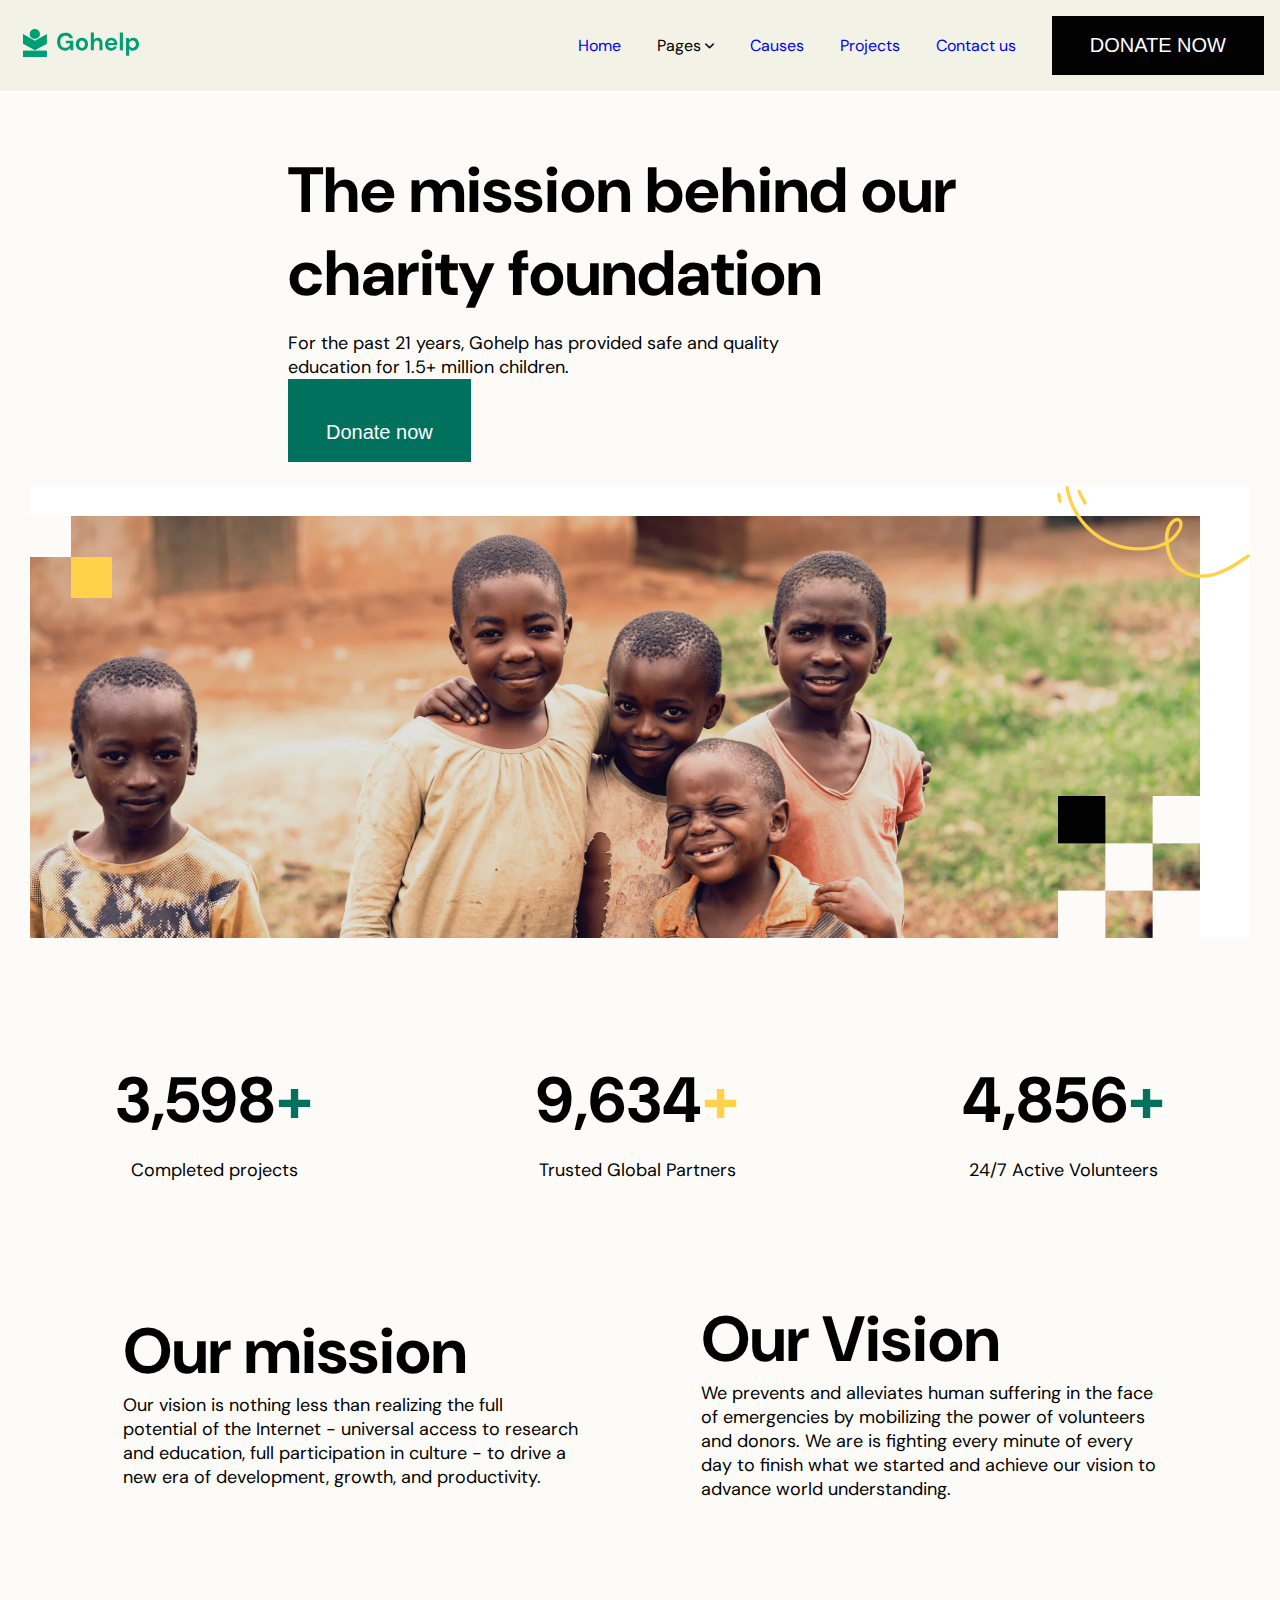
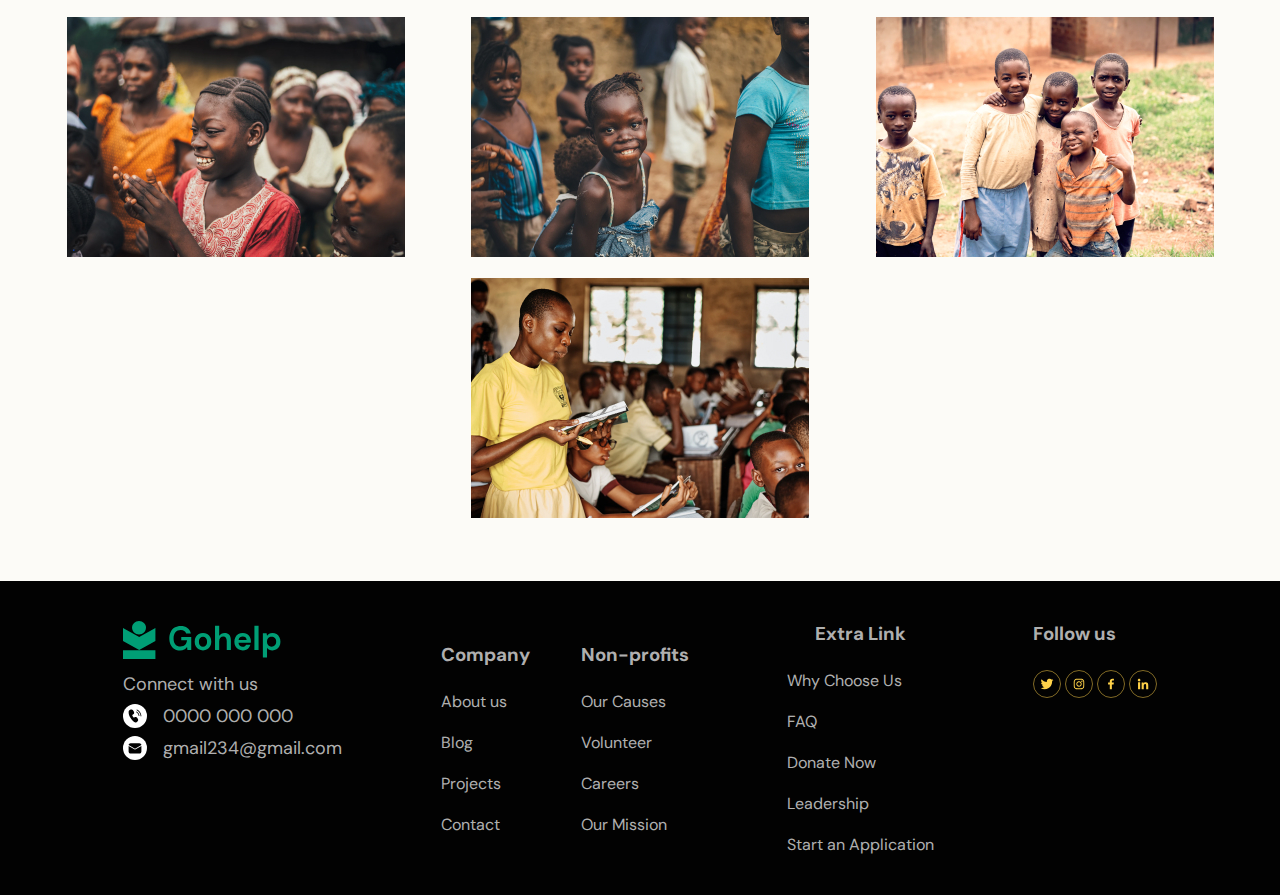
<file: about.html>
<!DOCTYPE html>
<html lang="en">
  <head>
    <meta charset="UTF-8" />
    <meta name="viewport" content="width=device-width, initial-scale=1.0" />
    <title>Gohelp</title>
  </head>
  <link
    rel="stylesheet"
    href="https://cdnjs.cloudflare.com/ajax/libs/font-awesome/6.0.0-beta3/css/all.min.css"
  />
  <link rel="stylesheet" href="scss/about.css" />
  <link rel="stylesheet" href="scss/styles.css" />
  <body>
    <header>
      <div class="header">
        <nav>
          <div>
            <a href="index.html">
              <img src="assets/mobile/icon.svg" alt="Gohelp icon" />
            </a>
          </div>
        </nav>
        <!-- SIDEBAR -->
        <div class="menu">
          <!-- Open sidebar -->
          <div id="main">
            <button>
              <img
                src="assets/mobile/Menu.svg"
                alt=""
                class="menu-button"
                id="button"
                onclick="openNav()"
              />
            </button>
          </div>
          <!-- Close sidebar -->
          <div id="mySidebar" class="sidebar">
            <div class="closebtn" onclick="closeNav()">&#128473;</div>
            <ul class="baritem">
              <li><a href="index.html">Home</a></li>
              <li class="vector">
                <span class="toggle-button" onclick="toggleListItem(this);">
                  Pages <i class="fa-solid fa-angle-down fa-xs"></i>
                </span>
                <div class="content" style="display: none">
                  <ul>
                    <li><a href="about.html">About us</a></li>
                    <li><a href="blog.html">Blog</a></li>
                    <li><a href="volunteer.html">Become a volunteer</a></li>
                    <li><a href="team.html">Team member</a></li>
                  </ul>
                </div>
              </li>
              <li><a href="causes.html">Causes</a></li>
              <li><a href="projects.html">Projects</a></li>
              <li><a href="contactUs.html">Contact us</a></li>
            </ul>
          </div>
        </div>
        <div class="desktop_nav">
          <ul id="nav_ul">
            <li><a href="index.html">Home</a></li>
            <li class="vector" id="vector">
              <span class="toggle-button" onclick="toggleListItem(this);">
                Pages <i class="fa-solid fa-angle-down fa-xs"></i>
              </span>
              <div class="content" style="display: none">
                <ul>
                  <li><a href="about.html">About us</a></li>
                  <li><a href="blog.html">Blog</a></li>
                  <li><a href="volunteer.html">Become a volunteer</a></li>
                  <li><a href="team.html">Team member</a></li>
                </ul>
              </div>
            </li>
            <li><a href="causes.html">Causes</a></li>
            <li><a href="projects.html">Projects</a></li>
            <li><a href="contactUs.html">Contact us</a></li>
            <button>DONATE NOW</button>
          </ul>
        </div>
      </div>
    </header>
    <main>
      <section class="aboutUs_1">
        <div>
          <h2>The mission behind our charity foundation</h2>
          <p>
            For the past 21 years, Gohelp has provided safe and quality
            education for 1.5+ million children.
          </p>
          <button>Donate now</button>
        </div>
        <div>
          <picture>
            <source
              class="Desktop"
              srcset="assets\desktop\about1.jpg"
              media="(min-width: 62rem)"
            />
            <img
              src="assets/mobile/about1.jpg"
              alt="A group of children posing for a picture"
            />
          </picture>
        </div>
      </section>
      <section class="aboutUs_2">
        <div>
          <h2>3,598<span>+</span></h2>
          <p>Completed projects</p>
        </div>
        <div>
          <h2>9,634<span id="mid">+</span></h2>
          <p>Trusted Global Partners</p>
        </div>
        <div>
          <h2>4,856<span>+</span></h2>
          <p>24/7 Active Volunteers</p>
        </div>
      </section>
      <section class="aboutUs_3">
        <div>
          <h2>Our mission</h2>
          <p>
            Our vision is nothing less than realizing the full potential of the
            Internet - universal access to research and education, full
            participation in culture - to drive a new era of development,
            growth, and productivity.
          </p>
        </div>
        <div>
          <h2>Our Vision</h2>
          <p>
            We prevents and alleviates human suffering in the face of
            emergencies by mobilizing the power of volunteers and donors. We are
            is fighting every minute of every day to finish what we started and
            achieve our vision to advance world understanding.
          </p>
        </div>
      </section>
      <section class="aboutUs_4">
        <picture>
          <source
            class="Desktop"
            srcset="assets/desktop/about2.jpg"
            media="(min-width: 62rem)"
          />
          <img
            src="assets/mobile/about2.jpg"
            alt="Group of girls clapping hands"
          />
        </picture>
        <picture>
          <source
            class="Desktop"
            srcset="assets/desktop/about3.jpg"
            media="(min-width: 62rem)"
          />
          <img
            src="assets/mobile/about3.jpg"
            alt="Grouo of children posing for a picture"
          />
        </picture>
        <picture>
          <source
            class="Desktop"
            srcset="assets/desktop/about4.jpg"
            media="(min-width: 62rem)"
          />
          <img src="assets/mobile/about4.jpg" alt="Boys posing for a picture" />
        </picture>
        <picture>
          <source
            class="Desktop"
            srcset="assets/desktop/about5.jpg"
            media="(min-width: 62rem)"
          />
          <img src="assets/mobile/about5.jpg" alt="Children in classroom" />
        </picture>
      </section>
    </main>
    <!-- FOOTER -->
    <footer class="footer">
      <div class="intro">
        <a href="index.html">
          <img src="assets/mobile/footerIcon.svg" alt="Gohelp icon" />
        </a>
        <p>Connect with us</p>
        <div>
          <img src="assets/mobile/phone.svg" alt="Phone icon" />
          <p>0000 000 000</p>
        </div>
        <div>
          <img src="assets/mobile/mail.svg" alt="Mail icon" />
          <p>gmail234@gmail.com</p>
        </div>
      </div>
      <div class="company">
        <div>
          <h3>Company</h3>
          <ul>
            <li><a href="about.html">About us</a></li>
            <li><a href="blog.html">Blog</a></li>
            <li><a href="projects.html">Projects</a></li>
            <li><a href="contactUs.html">Contact</a></li>
          </ul>
        </div>
        <div>
          <h3>Non-profits</h3>
          <ul>
            <li><a href="causes.html">Our Causes</a></li>
            <li><a href="volunteer.html">Volunteer</a></li>
            <li><a href="careers.html">Careers</a></li>
            <li><a href="mission.html">Our Mission</a></li>
          </ul>
        </div>
      </div>
      <div class="extra">
        <h3>Extra Link</h3>
        <ul>
          <li><a href="chooseUs.html">Why Choose Us</a></li>
          <li><a href="faq.html">FAQ</a></li>
          <li><a href="donate.html">Donate Now</a></li>
          <li><a href="leadership.html">Leadership</a></li>
          <li><a href="apply.html">Start an Application</a></li>
        </ul>
      </div>
      <div class="follow">
        <h3>Follow us</h3>
        <div>
          <a href="twitter.com"
            ><img src="assets/mobile/twitter.svg" alt="Twitter icon"
          /></a>
          <a href="instagram.com"
            ><img src="assets/mobile/instagram.svg" alt="Instagram icon"
          /></a>
          <a href="Facebook.com"
            ><img src="assets/mobile/facebook.svg" alt="Facebook icon"
          /></a>
          <a href="linkedin.com"
            ><img src="assets/mobile/linkedin.svg" alt="Linkedin icon"
          /></a>
        </div>
      </div>
    </footer>
  </body>
  <script src="script.js"></script>
</html>
</file>
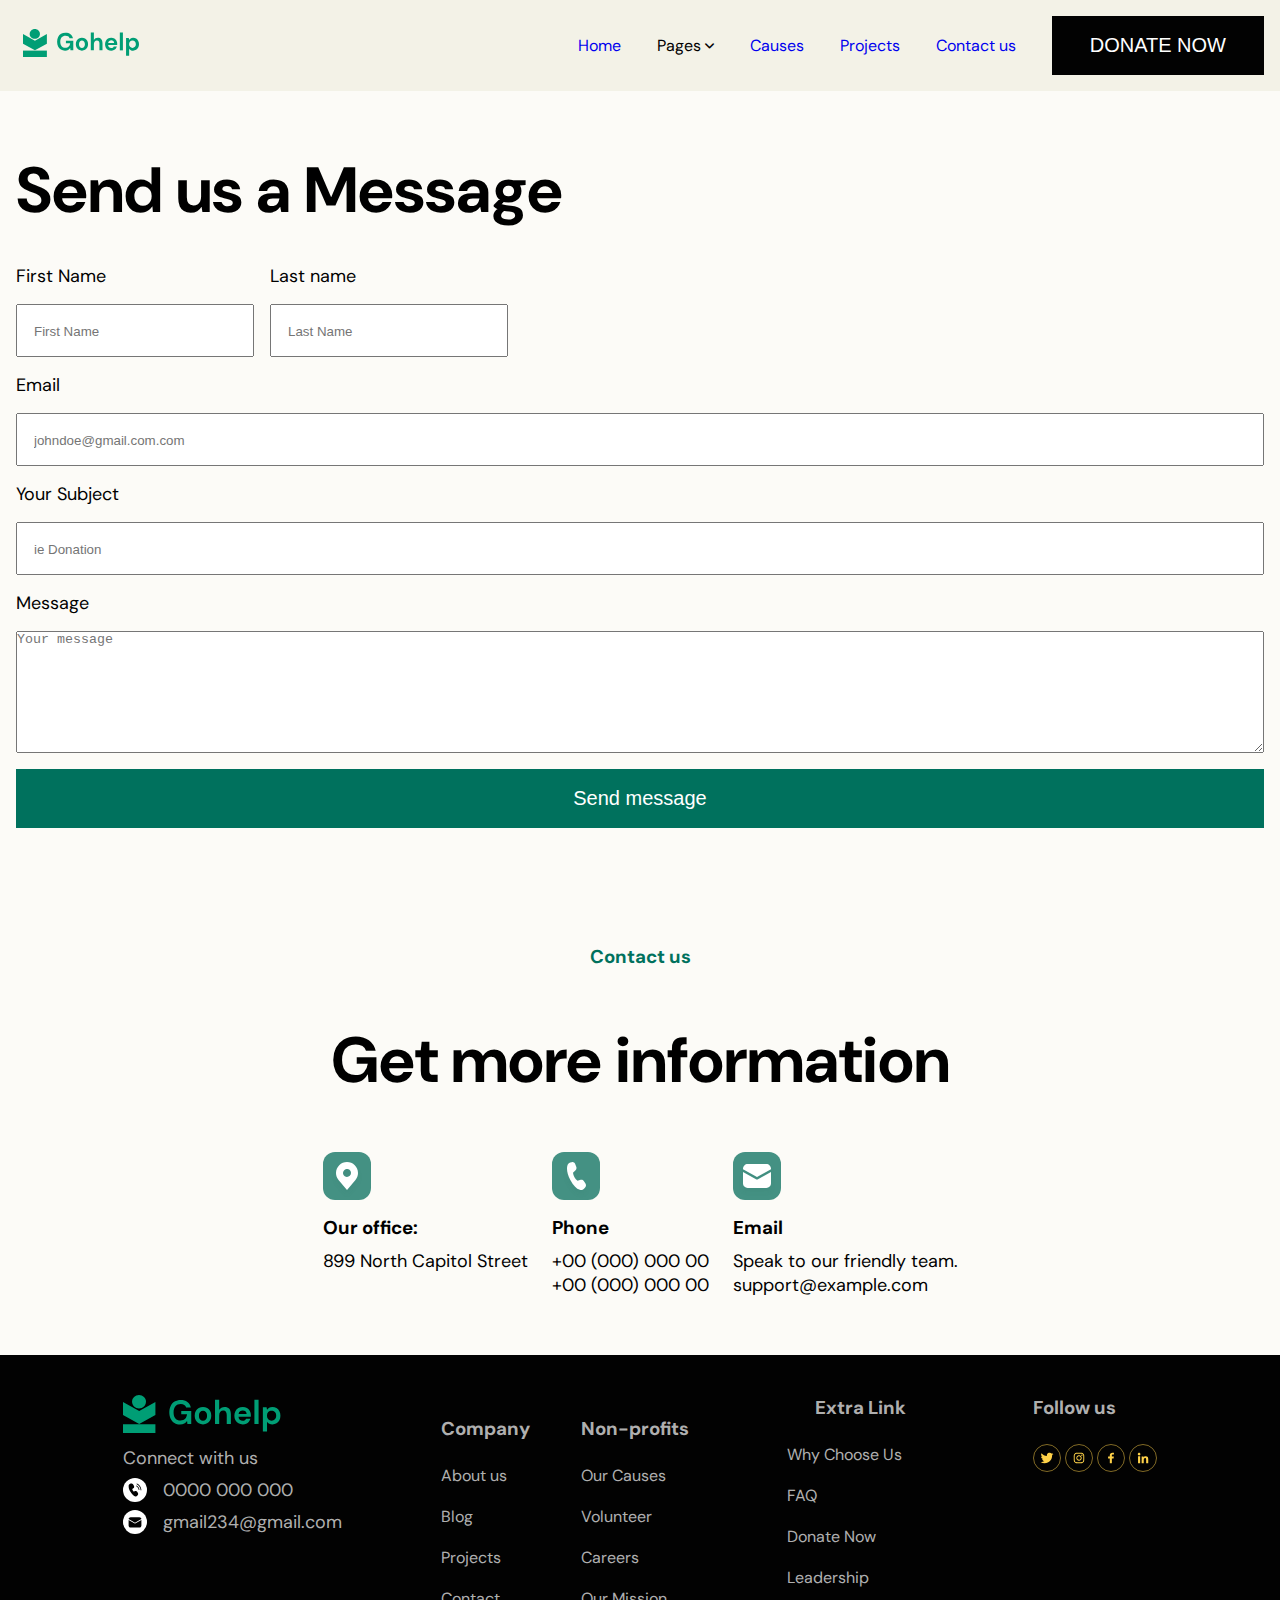
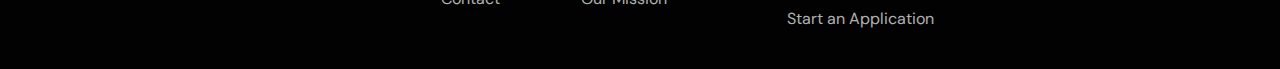
<file: contactUs.html>
<!DOCTYPE html>
<html lang="en">
  <head>
    <meta charset="UTF-8" />
    <meta name="viewport" content="width=device-width, initial-scale=1.0" />
    <title>Gohelp</title>
    <link
      rel="stylesheet"
      href="https://cdnjs.cloudflare.com/ajax/libs/font-awesome/6.0.0-beta3/css/all.min.css"
    />
    <link rel="stylesheet" href="scss/blog.css" />
    <link rel="stylesheet" href="scss/styles.css" />
  </head>
  <body>
    <header>
      <div class="header">
        <nav>
          <div>
            <a href="index.html">
              <img src="assets/mobile/icon.svg" alt="Gohelp icon" />
            </a>
          </div>
        </nav>
        <!-- SIDEBAR -->
        <div class="menu">
          <!-- Open sidebar -->
          <div id="main">
            <button>
              <img
                src="assets/mobile/Menu.svg"
                alt=""
                class="menu-button"
                id="button"
                onclick="openNav()"
              />
            </button>
          </div>
          <!-- Close sidebar -->
          <div id="mySidebar" class="sidebar">
            <div class="closebtn" onclick="closeNav()">&#128473;</div>
            <ul class="baritem">
              <li><a href="index.html">Home</a></li>
              <li class="vector">
                <span class="toggle-button" onclick="toggleListItem(this);">
                  Pages <i class="fa-solid fa-angle-down fa-xs"></i>
                </span>
                <div class="content" style="display: none">
                  <ul>
                    <li><a href="about.html">About us</a></li>
                    <li><a href="blog.html">Blog</a></li>
                    <li><a href="volunteer.html">Become a volunteer</a></li>
                    <li><a href="team.html">Team member</a></li>
                  </ul>
                </div>
              </li>
              <li><a href="causes.html">Causes</a></li>
              <li><a href="projects.html">Projects</a></li>
              <li><a href="contactUs.html">Contact us</a></li>
            </ul>
          </div>
        </div>
        <div class="desktop_nav">
          <ul id="nav_ul">
            <li><a href="index.html">Home</a></li>
            <li class="vector">
              <span class="toggle-button" onclick="toggleListItem(this);">
                Pages <i class="fa-solid fa-angle-down fa-xs"></i>
              </span>
              <div class="content" style="display: none">
                <ul>
                  <li><a href="about.html">About us</a></li>
                  <li><a href="blog.html">Blog</a></li>
                  <li><a href="team.html">Team member</a></li>
                  <li><a href="volunteer.html">Become a volunteer</a></li>
                  <li><a href="questions.html">FAQ</a></li>
                </ul>
              </div>
            </li>
            <li><a href="causes.html">Causes</a></li>
            <li><a href="projects.html">Projects</a></li>
            <li><a href="contactUs.html">Contact us</a></li>
            <button>DONATE NOW</button>
          </ul>
        </div>
      </div>
    </header>
    <main>
      <section class="join">
        <h2>Send us a Message</h2>
        <div>
          <div class="names">
            <div>
              <p>First Name</p>
              <input type="text" class="firstName" placeholder="First Name" />
            </div>
            <div>
              <p>Last name</p>
              <input type="text" class="lastName" placeholder="Last Name" />
            </div>
          </div>
          <div>
            <p>Email</p>
            <input
              type="email"
              class="email"
              placeholder="johndoe@gmail.com.com"
              required
            />
          </div>
          <div>
            <p>Your Subject</p>
            <input type="text" class="donation" placeholder="ie Donation" />
          </div>
          <div>
            <p>Message</p>
            <textarea
              name="message"
              id="message"
              cols="60"
              rows="8"
              placeholder="Your message"
            ></textarea>
          </div>
          <button>Send message</button>
        </div>
      </section>
      <section class="howWeWork">
        <h3>Contact us</h3>
        <h2>Get more information</h2>
        <div class="weWork">
          <div>
            <img
              src="assets/mobile/location2.svg"
              alt="Community center icon"
            />
            <h3>Our office:</h3>
            <p>899 North Capitol Street</p>
          </div>
          <div>
            <img src="assets/mobile/phone2.svg" alt="Data icon" />
            <h3>Phone</h3>
            <p>+00 (000) 000 00</p>
            <p>+00 (000) 000 00</p>
          </div>
          <div>
            <img src="assets/mobile/mail2.svg" alt="Support icon" />
            <h3>
              Email
              <address></address>
            </h3>
            <p>Speak to our friendly team.</p>
            <p>support@example.com</p>
          </div>
        </div>
      </section>
    </main>
    <footer class="footer">
      <div class="intro">
        <a href="index.html">
          <img src="assets/mobile/footerIcon.svg" alt="Gohelp icon" />
        </a>
        <p>Connect with us</p>
        <div>
          <img src="assets/mobile/phone.svg" alt="Phone icon" />
          <p>0000 000 000</p>
        </div>
        <div>
          <img src="assets/mobile/mail.svg" alt="Mail icon" />
          <p>gmail234@gmail.com</p>
        </div>
      </div>
      <div class="company">
        <div>
          <h3>Company</h3>
          <ul>
            <li><a href="about.html">About us</a></li>
            <li><a href="blog.html">Blog</a></li>
            <li><a href="projects.html">Projects</a></li>
            <li><a href="contactUs.html">Contact</a></li>
          </ul>
        </div>
        <div>
          <h3>Non-profits</h3>
          <ul>
            <li><a href="causes.html">Our Causes</a></li>
            <li><a href="volunteer.html">Volunteer</a></li>
            <li><a href="careers.html">Careers</a></li>
            <li><a href="mission.html">Our Mission</a></li>
          </ul>
        </div>
      </div>
      <div class="extra">
        <h3>Extra Link</h3>
        <ul>
          <li><a href="chooseUs.html">Why Choose Us</a></li>
          <li><a href="faq.html">FAQ</a></li>
          <li><a href="donate.html">Donate Now</a></li>
          <li><a href="leadership.html">Leadership</a></li>
          <li><a href="apply.html">Start an Application</a></li>
        </ul>
      </div>
      <div class="follow">
        <h3>Follow us</h3>
        <div>
          <a href="twitter.com"
            ><img src="assets/mobile/twitter.svg" alt="Twitter icon"
          /></a>
          <a href="instagram.com"
            ><img src="assets/mobile/instagram.svg" alt="Instagram icon"
          /></a>
          <a href="Facebook.com"
            ><img src="assets/mobile/facebook.svg" alt="Facebook icon"
          /></a>
          <a href="linkedin.com"
            ><img src="assets/mobile/linkedin.svg" alt="Linkedin icon"
          /></a>
        </div>
      </div>
    </footer>
  </body>
  <script src="script.js"></script>
</html>
</file>
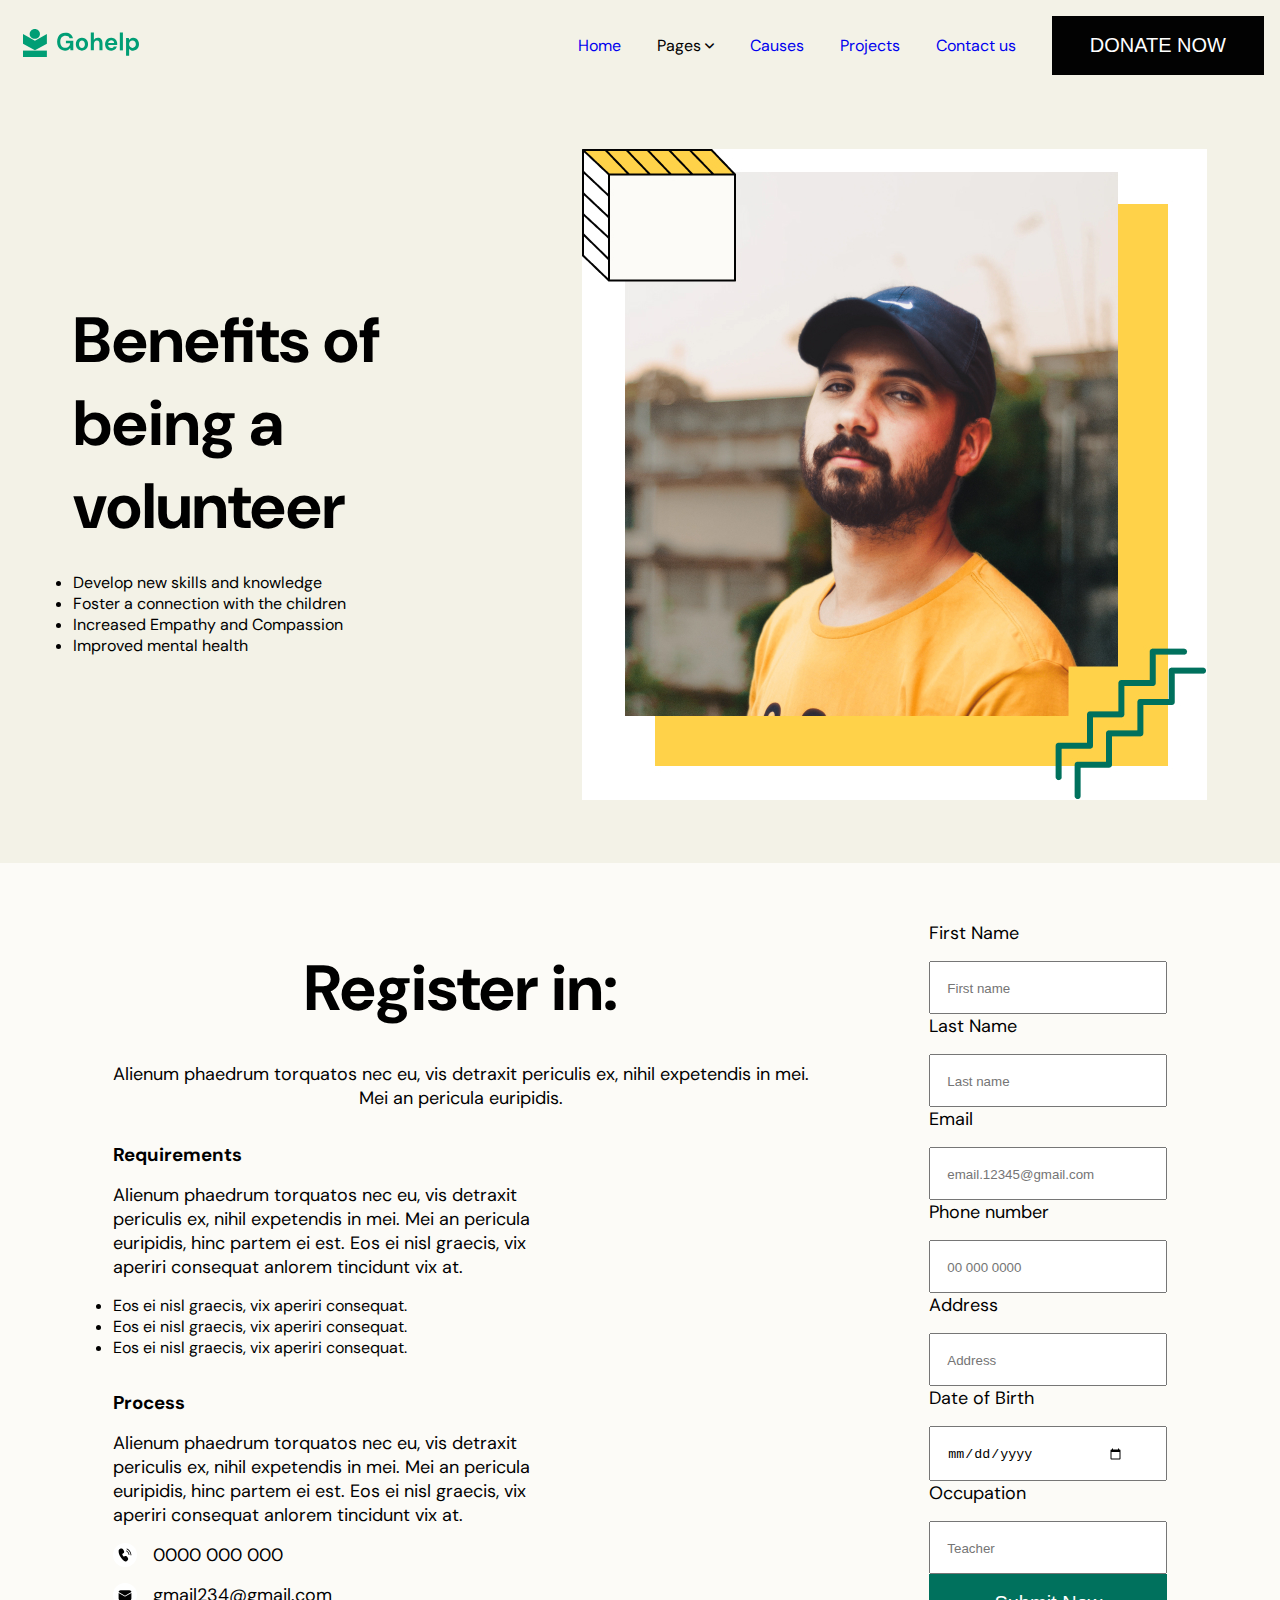
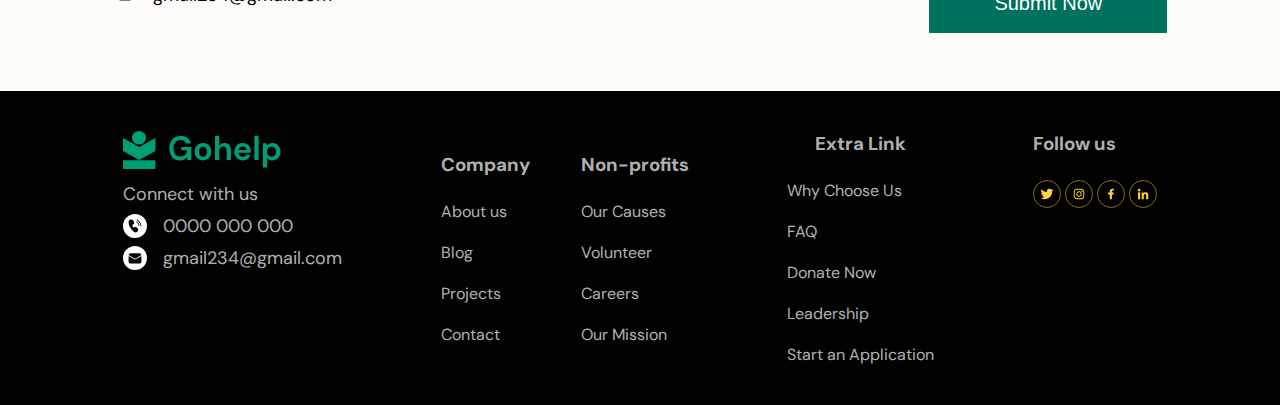
<file: volunteer.html>
<!DOCTYPE html>
<html lang="en">
  <head>
    <meta charset="UTF-8" />
    <meta name="viewport" content="width=device-width, initial-scale=1.0" />
    <title>Gohelp</title>
    <link
      rel="stylesheet"
      href="https://cdnjs.cloudflare.com/ajax/libs/font-awesome/6.0.0-beta3/css/all.min.css"
    />
    <link rel="stylesheet" href="scss/styles.css" />
    <link rel="stylesheet" href="scss/volunteer.css" />
  </head>
  <body>
    <header>
      <div class="header">
        <nav>
          <div>
            <a href="index.html">
              <img src="assets/mobile/icon.svg" alt="Gohelp icon" />
            </a>
          </div>
        </nav>
        <!-- SIDEBAR -->
        <div class="menu">
          <!-- Open sidebar -->
          <div id="main">
            <button>
              <img
                src="assets/mobile/Menu.svg"
                alt=""
                class="menu-button"
                id="button"
                onclick="openNav()"
              />
            </button>
          </div>
          <!-- Close sidebar -->
          <div id="mySidebar" class="sidebar">
            <div class="closebtn" onclick="closeNav()">&#128473;</div>
            <ul class="baritem">
              <li><a href="index.html">Home</a></li>
              <li class="vector">
                <span class="toggle-button" onclick="toggleListItem(this);">
                  Pages <i class="fa-solid fa-angle-down fa-xs"></i>
                </span>
                <div class="content" style="display: none">
                  <ul>
                    <li><a href="about.html">About us</a></li>
                    <li><a href="blog.html">Blog</a></li>
                    <li><a href="volunteer.html">Become a volunteer</a></li>
                    <li><a href="team.html">Team member</a></li>
                  </ul>
                </div>
              </li>
              <li><a href="causes.html">Causes</a></li>
              <li><a href="projects.html">Projects</a></li>
              <li><a href="contactUs.html">Contact us</a></li>
            </ul>
          </div>
        </div>
        <div class="desktop_nav">
          <ul id="nav_ul">
            <li><a href="index.html">Home</a></li>
            <li class="vector">
              <span class="toggle-button" onclick="toggleListItem(this);">
                Pages <i class="fa-solid fa-angle-down fa-xs"></i>
              </span>
              <div class="content" style="display: none">
                <ul>
                  <li><a href="about.html">About us</a></li>
                  <li><a href="blog.html">Blog</a></li>
                  <li><a href="volunteer.html">Become a volunteer</a></li>
                  <li><a href="team.html">Team member</a></li>
                </ul>
              </div>
            </li>
            <li><a href="causes.html">Causes</a></li>
            <li><a href="projects.html">Projects</a></li>
            <li><a href="contactUs.html">Contact us</a></li>
            <button>DONATE NOW</button>
          </ul>
        </div>
      </div>
    </header>
    <main>
      <section class="first">
        <div>
          <h1>Benefits of being a volunteer</h1>
          <ul>
            <li>Develop new skills and knowledge</li>
            <li>Foster a connection with the children</li>
            <li>Increased Empathy and Compassion</li>
            <li>Improved mental health</li>
          </ul>
        </div>
        <div>
          <picture>
            <source
              class="Desktop"
              srcset="assets\desktop\volunteer1.jpg"
              media="(min-width: 62rem)"
            />
            <img src="assets/mobile/volunteer1.jpg" alt="Children smilling" />
          </picture>
        </div>
      </section>
      <section class="volunteer_1">
        <div class="volunteer_div1">
          <h2>Register in:</h2>
          <p id="vol_1">
            Alienum phaedrum torquatos nec eu, vis detraxit periculis ex, nihil
            expetendis in mei. Mei an pericula euripidis.
          </p>
          <div>
            <h3>Requirements</h3>
            <p>
              Alienum phaedrum torquatos nec eu, vis detraxit periculis ex,
              nihil expetendis in mei. Mei an pericula euripidis, hinc partem ei
              est. Eos ei nisl graecis, vix aperiri consequat anlorem tincidunt
              vix at.
            </p>
            <ul>
              <li>Eos ei nisl graecis, vix aperiri consequat.</li>
              <li>Eos ei nisl graecis, vix aperiri consequat.</li>
              <li>Eos ei nisl graecis, vix aperiri consequat.</li>
            </ul>
          </div>
          <div>
            <h3>Process</h3>
            <p>
              Alienum phaedrum torquatos nec eu, vis detraxit periculis ex,
              nihil expetendis in mei. Mei an pericula euripidis, hinc partem ei
              est. Eos ei nisl graecis, vix aperiri consequat anlorem tincidunt
              vix at.
            </p>
            <div id="tel">
              <img src="assets/mobile/phone.svg" alt="Phone icon" />
              <p>0000 000 000</p>
            </div>
            <div id="tel">
              <img src="assets/mobile/mail.svg" alt="Mail icon" />
              <p>gmail234@gmail.com</p>
            </div>
          </div>
        </div>
        <div class="join">
          <form action="">
            <div>
              <p>First Name</p>
              <input type="text" class="name" placeholder="First name" />
            </div>
            <div>
              <p>Last Name</p>
              <input type="text" class="name" placeholder="Last name" />
            </div>
            <div>
              <p>Email</p>
              <input
                type="email"
                class="email"
                placeholder="email.12345@gmail.com"
                required
              />
            </div>
            <div>
              <p>Phone number</p>
              <input type="tel" class="tel" placeholder="00 000 0000" />
            </div>
            <div>
              <p>Address</p>
              <input type="text" class="address" placeholder="Address" />
            </div>
            <div>
              <p>Date of Birth</p>
              <input type="date" class="date" placeholder="" />
            </div>
            <div>
              <p>Occupation</p>
              <input type="text" class="occupation" placeholder="Teacher" />
            </div>
            <div>
              <button>Submit Now</button>
            </div>
          </form>
        </div>
      </section>
    </main>
    <footer class="footer">
      <div class="intro">
        <a href="index.html">
          <img src="assets/mobile/footerIcon.svg" alt="Gohelp icon" />
        </a>
        <p>Connect with us</p>
        <div>
          <img src="assets/mobile/phone.svg" alt="Phone icon" />
          <p>0000 000 000</p>
        </div>
        <div>
          <img src="assets/mobile/mail.svg" alt="Mail icon" />
          <p>gmail234@gmail.com</p>
        </div>
      </div>
      <div class="company">
        <div>
          <h3>Company</h3>
          <ul>
            <li><a href="about.html">About us</a></li>
            <li><a href="blog.html">Blog</a></li>
            <li><a href="projects.html">Projects</a></li>
            <li><a href="contactUs.html">Contact</a></li>
          </ul>
        </div>
        <div>
          <h3>Non-profits</h3>
          <ul>
            <li><a href="causes.html">Our Causes</a></li>
            <li><a href="volunteer.html">Volunteer</a></li>
            <li><a href="careers.html">Careers</a></li>
            <li><a href="mission.html">Our Mission</a></li>
          </ul>
        </div>
      </div>
      <div class="extra">
        <h3>Extra Link</h3>
        <ul>
          <li><a href="chooseUs.html">Why Choose Us</a></li>
          <li><a href="faq.html">FAQ</a></li>
          <li><a href="donate.html">Donate Now</a></li>
          <li><a href="leadership.html">Leadership</a></li>
          <li><a href="apply.html">Start an Application</a></li>
        </ul>
      </div>
      <div class="follow">
        <h3>Follow us</h3>
        <div>
          <a href="twitter.com"
            ><img src="assets/mobile/twitter.svg" alt="Twitter icon"
          /></a>
          <a href="instagram.com"
            ><img src="assets/mobile/instagram.svg" alt="Instagram icon"
          /></a>
          <a href="Facebook.com"
            ><img src="assets/mobile/facebook.svg" alt="Facebook icon"
          /></a>
          <a href="linkedin.com"
            ><img src="assets/mobile/linkedin.svg" alt="Linkedin icon"
          /></a>
        </div>
      </div>
    </footer>
  </body>
  <script src="script.js"></script>
</html>
</file>
<file: scss/about.css>
@import url("https://fonts.googleapis.com/css2?family=DM+Sans:opsz,wght@9..40,400;9..40,600;9..40,700&display=swap");
* {
  margin: 0;
  padding: 0;
  box-sizing: border-box;
}

h1 {
  font-size: clamp(3.375rem, 5vw, 6.25rem);
  font-weight: 700;
}

h2 {
  font-size: clamp(2.5rem, 5vw, 4rem);
}

p {
  font-weight: 400;
  font-size: 1.125rem;
}

button {
  background-color: #00715d;
  border: none;
  color: #ffffff;
  padding: 1.125rem 2.375rem;
  font-weight: 500;
  font-size: 1.25rem;
}

section {
  padding: 1rem;
  padding-top: 3.625rem;
  padding-bottom: 3.625rem;
}

img {
  -o-object-fit: contain;
     object-fit: contain;
  max-inline-size: 100%;
}

.sidebar {
  position: fixed;
  max-height: -moz-fit-content;
  max-height: fit-content;
  width: 0;
  position: fixed;
  top: 0;
  right: 0;
  overflow: hidden;
  transition: 0.5s;
  padding-top: 3.75rem;
  z-index: 1;
  background-color: #ffffff;
}

.baritem {
  padding: 0.5rem 1.8rem 0.5rem 1.8rem;
  display: flex;
  flex-direction: column;
  justify-content: center;
  align-items: flex-start;
  gap: 2rem;
  cursor: pointer;
  text-align: left;
  font-size: 1.5rem;
}
.baritem a {
  text-decoration: none;
  color: #020202;
}

a:hover {
  color: #00715d;
  text-decoration: underline;
}

.sidebar div {
  cursor: pointer;
  text-align: left;
}

.sidebar .closebtn {
  position: absolute;
  top: 0;
  left: 1.56rem;
  font-size: 2.25rem;
  float: left;
}

.closebtn {
  cursor: pointer;
}

.closebtn:hover {
  color: #00715d;
}

.openbtn:hover {
  color: purple;
}

.baritem:active {
  background-color: white;
}

.openbtn {
  display: block;
  font-size: 1.7rem;
  cursor: pointer;
  float: right;
  background-color: black;
  border: none;
}

.openbtn.hide {
  display: none;
}

#main {
  position: relative;
  z-index: 1;
}

.hide {
  display: none;
}

.menu {
  position: relative;
}

.vector {
  display: flex;
  flex-direction: column;
  justify-content: space-evenly;
  align-items: center;
  cursor: pointer;
}
.vector .content {
  position: absolute;
  width: 10.813rem;
  height: 17.5rem;
  top: 4.375rem;
  background: #ffffff;
}

.aboutUs_1 {
  display: flex;
  flex-direction: column;
  justify-content: center;
  align-items: center;
  gap: 1.5rem;
}
.aboutUs_1 div:first-child h2 {
  max-inline-size: 16ch;
}
.aboutUs_1 div:first-child p {
  padding-top: 1rem;
  max-inline-size: 48ch;
}
.aboutUs_1 div:first-child button {
  padding-top: 2.625rem;
}

.aboutUs_2 {
  display: flex;
  flex-direction: row;
  flex-wrap: wrap;
  justify-content: space-evenly;
  gap: 1.5rem;
}
.aboutUs_2 div {
  display: flex;
  flex-direction: column;
  justify-content: center;
  align-items: center;
  gap: 1rem;
  flex-basis: inherit;
  flex-grow: 2;
  min-width: inherit;
}
.aboutUs_2 div #mid {
  color: #ffd249;
}
.aboutUs_2 div span {
  color: #00715d;
}

.aboutUs_3 {
  display: flex;
  flex-wrap: wrap;
  justify-content: space-evenly;
  align-items: center;
  gap: 1rem;
}
.aboutUs_3 div p {
  max-inline-size: 38ch;
}

.aboutUs_4 {
  display: flex;
  flex-wrap: wrap;
  justify-content: space-evenly;
  align-items: center;
  gap: 1rem;
}/*# sourceMappingURL=about.css.map */
</file>
<file: scss/styles.css>
@import url("https://fonts.googleapis.com/css2?family=DM+Sans:opsz,wght@9..40,400;9..40,600;9..40,700&display=swap");
* {
  margin: 0;
  padding: 0;
  box-sizing: border-box;
}

h1 {
  font-size: clamp(3.375rem, 5vw, 6.25rem);
  font-weight: 700;
}

h2 {
  font-size: clamp(2.5rem, 5vw, 4rem);
}

p {
  font-weight: 400;
  font-size: 1.125rem;
}

button {
  background-color: #00715d;
  border: none;
  color: #ffffff;
  padding: 1.125rem 2.375rem;
  font-weight: 500;
  font-size: 1.25rem;
}

section {
  padding: 1rem;
  padding-top: 3.625rem;
  padding-bottom: 3.625rem;
}

img {
  -o-object-fit: contain;
     object-fit: contain;
  max-inline-size: 100%;
}

.sidebar {
  position: fixed;
  max-height: -moz-fit-content;
  max-height: fit-content;
  width: 0;
  position: fixed;
  top: 0;
  right: 0;
  overflow: hidden;
  transition: 0.5s;
  padding-top: 3.75rem;
  z-index: 1;
  background-color: #ffffff;
}

.baritem {
  padding: 0.5rem 1.8rem 0.5rem 1.8rem;
  display: flex;
  flex-direction: column;
  justify-content: center;
  align-items: flex-start;
  gap: 2rem;
  cursor: pointer;
  text-align: left;
  font-size: 1.5rem;
}
.baritem a {
  text-decoration: none;
  color: #020202;
}

a:hover {
  color: #00715d;
  text-decoration: underline;
}

.sidebar div {
  cursor: pointer;
  text-align: left;
}

.sidebar .closebtn {
  position: absolute;
  top: 0;
  left: 1.56rem;
  font-size: 2.25rem;
  float: left;
}

.closebtn {
  cursor: pointer;
}

.closebtn:hover {
  color: #00715d;
}

.openbtn:hover {
  color: purple;
}

.baritem:active {
  background-color: white;
}

.openbtn {
  display: block;
  font-size: 1.7rem;
  cursor: pointer;
  float: right;
  background-color: black;
  border: none;
}

.openbtn.hide {
  display: none;
}

#main {
  position: relative;
  z-index: 1;
}

.hide {
  display: none;
}

.menu {
  position: relative;
}

.vector {
  display: flex;
  flex-direction: column;
  justify-content: space-evenly;
  align-items: center;
  cursor: pointer;
}
.vector .content {
  position: absolute;
  width: 10.813rem;
  height: 17.5rem;
  top: 4.375rem;
  background: #ffffff;
}

body {
  font-family: "DM Sans", sans-serif;
  height: 100vh;
  max-height: 100vh;
  background-color: #fcfbf7;
}

a:hover {
  color: #ffd249;
}

a:visited {
  color: #00715d;
}

header {
  padding: 1rem;
}

.header {
  display: flex;
  justify-content: space-between;
  align-items: center;
}
.header ul {
  list-style: none;
}
.header button {
  border: none;
  background-color: #f3f2e7;
}
.header .content ul {
  padding: 1rem 0 0 0;
  padding-left: 1rem;
  display: flex;
  flex-direction: column;
  gap: 1rem;
  overflow: hidden;
}
.header .content ul ul:hover {
  color: #00715d;
  text-decoration: underline;
}
.header .desktop_nav ul {
  display: flex;
  flex-wrap: wrap;
  justify-content: space-evenly;
  align-items: center;
  gap: 2.25rem;
}
.header .desktop_nav ul a {
  text-decoration: none;
}
.header .desktop_nav ul button {
  background-color: #020202;
}

header,
.first {
  background-color: #f3f2e7;
}

.first,
.second {
  display: flex;
  flex-wrap: wrap;
  justify-content: space-evenly;
  align-items: center;
  gap: 3.5rem;
}
.first h1,
.second h1 {
  max-inline-size: 9ch;
}
.first p,
.second p {
  max-inline-size: 30ch;
  padding: 1rem 0 2rem 0;
}

#second .charity {
  display: flex;
  flex-direction: column;
  gap: 1rem;
}
#second .charity h4 {
  color: #00715d;
}
#second .charity h2 {
  max-inline-size: 14ch;
}
#second .charity p {
  padding: 1rem 0 2rem 0;
  max-inline-size: 58ch;
}
#second .charity a {
  color: #00715d;
}

.section3 {
  display: flex;
  flex-direction: row;
  flex-wrap: wrap;
  justify-content: center;
}
.section3 #second {
  background-color: #333333;
  color: #ffffff;
}
.section3 .initiatives {
  display: flex;
  flex-direction: column;
  justify-content: center;
  gap: 1rem;
  flex-basis: inherit;
  flex-grow: 2;
  min-width: inherit;
  background-color: #00715d;
  color: #ffffff;
}
.section3 .initiatives p {
  max-inline-size: 27ch;
  padding-top: 3rem;
  padding-left: 3.125rem;
}
.section3 .initiatives a {
  text-align: left;
  padding-bottom: 3rem;
  padding-left: 3.125rem;
}
.section3 .initiatives a {
  color: #ffffff;
}
.section3 .initiatives a:hover {
  color: #ffd249;
}
.section3 .initiatives a:visited {
  color: #00715d;
}

.section4 {
  display: flex;
  flex-direction: row-reverse;
  flex-wrap: wrap;
  justify-content: space-evenly;
  align-items: center;
  gap: 2.5rem;
}
.section4 .helpus {
  display: flex;
  flex-direction: column;
  justify-content: center;
  gap: 1.5rem;
}
.section4 .helpus .articles {
  display: flex;
  flex-wrap: wrap;
  justify-content: space-evenly;
  gap: 3rem;
}
.section4 .helpus .articles article {
  display: flex;
  flex-direction: column;
  gap: 0.75rem;
}
.section4 .helpus article p {
  max-inline-size: 25ch;
}
.section4 .helpus a {
  color: #00715d;
}
.section4 .helpus .mission h2 {
  max-inline-size: 10ch;
}

.section5 {
  display: flex;
  flex-direction: column;
  gap: 2rem;
  position: relative;
  background-color: #00715d;
}
.section5 .campaign_head {
  display: flex;
  flex-wrap: wrap;
  justify-content: space-evenly;
  align-items: center;
  color: #ffffff;
  padding: 3.125rem 1.125rem;
}
.section5 .campaign_head h4 {
  color: #ffd249;
}
.section5 .campaign_head h2 {
  max-inline-size: 16ch;
}
.section5 .campaign_head button {
  padding: 1.125rem 4.4375rem 1.125rem 2.375rem;
  border: 1px solid #ffffff;
}
.section5 .campaign_head button a {
  -webkit-text-decoration: dashed;
          text-decoration: dashed;
  color: #ffffff;
}
.section5 .campaign_head button i {
  padding-left: 0.5rem;
}
.section5 .campaign_mid {
  display: flex;
  flex-wrap: wrap;
  justify-content: center;
  gap: 2rem;
  position: relative;
}
.section5 .campaign_mid div {
  display: flex;
  flex-direction: column;
  gap: 0.5rem;
  padding: 1rem;
  position: relative;
  background-color: #ffffff;
}
.section5 .campaign_mid div a {
  color: #00715d;
}
.section5 .campaign_mid div h3 {
  max-inline-size: 12ch;
}

.howWeWork {
  display: flex;
  flex-direction: column;
  justify-content: space-evenly;
  align-items: center;
  gap: 3.125rem;
}
.howWeWork h3:first-child {
  color: #00715d;
}
.howWeWork .weWork {
  display: flex;
  flex-wrap: wrap;
  justify-content: space-evenly;
  gap: 1.5rem;
}
.howWeWork .weWork div h3 {
  padding: 0.6rem 0;
}
.howWeWork .weWork div p {
  max-inline-size: 28ch;
}

.newsLetter {
  display: flex;
  flex-wrap: wrap;
  justify-content: space-evenly;
  gap: 2rem;
  /* Group 38 */
}
.newsLetter .news1 {
  display: flex;
  flex-direction: column;
  gap: 1rem;
  padding: 2.5rem 3.5rem;
  background-color: #00715d;
}
.newsLetter .news1 button {
  color: #00715d;
  background-color: #ffffff;
  padding: 0.669rem 1.413rem;
}
.newsLetter .news2 {
  display: flex;
  flex-direction: column;
  gap: 2.5rem;
  padding: 2.5rem 3.5rem;
  background-color: #f3f2e7;
}
.newsLetter .news2 #news h2 {
  padding-bottom: 1rem;
}
.newsLetter .news2 #input {
  display: flex;
  flex-direction: column;
  gap: 1rem;
}
.newsLetter .news2 #input input {
  padding: 1.125rem 6.563rem 1rem 1rem;
}
.newsLetter .news2 p {
  max-inline-size: 31ch;
}

.section8 {
  display: flex;
  flex-direction: column;
  justify-content: center;
  align-items: center;
  gap: 2.5rem;
}
.section8 h4 {
  color: #00715d;
}
.section8 .testimonials {
  display: flex;
  flex-wrap: wrap;
  justify-content: space-evenly;
  align-items: center;
  gap: 1.875rem;
}
.section8 .testimonials div {
  display: flex;
  flex-direction: column;
  justify-content: center;
  align-items: center;
  gap: 1rem;
  max-inline-size: 30ch;
  text-align: center;
  min-height: 16.625rem;
  background-color: #f3f2e7;
}

.team {
  display: flex;
  flex-direction: column;
  justify-content: center;
  align-items: center;
  gap: 2.5rem;
}
.team .teamMembers {
  display: flex;
  flex-wrap: wrap;
  justify-content: center;
  align-items: center;
  gap: 2rem;
}
.team button {
  border: 1px solid #00715d;
  background-color: #ffffff;
  color: #00715d;
}

.success {
  display: flex;
  flex-direction: column;
  justify-content: center;
  align-items: center;
  gap: 2.5rem;
}
.success .stories {
  display: flex;
  flex-wrap: wrap;
  justify-content: space-evenly;
  align-items: center;
  gap: 2.5rem;
}
.success .stories div:last-child {
  display: flex;
  flex-direction: column;
  gap: 1.2rem;
}
.success .stories p {
  max-inline-size: 49ch;
}

.join {
  display: flex;
  flex-direction: column;
  justify-content: center;
  gap: 2rem;
}
.join div {
  display: flex;
  flex-direction: column;
  gap: 1rem;
}
.join div .names {
  display: flex;
  flex-direction: row;
  flex-wrap: wrap;
}
.join div input {
  padding: 1.125rem 2.563rem 1rem 1rem;
}

.footer {
  display: flex;
  flex-wrap: wrap;
  justify-content: space-evenly;
  gap: 2rem;
  padding: 2.5rem 3.5rem;
  background-color: #020202;
}
.footer h3,
.footer p {
  color: rgba(255, 255, 255, 0.7);
}
.footer .intro {
  display: flex;
  flex-direction: column;
  gap: 0.5rem;
}
.footer .intro div {
  display: flex;
  gap: 1rem;
}
.footer .company {
  display: flex;
  flex-wrap: wrap;
  justify-content: center;
  align-items: center;
  gap: 3.188rem;
}
.footer .company div {
  display: flex;
  flex-direction: column;
  gap: 1.5rem;
}
.footer .company div ul {
  display: flex;
  flex-direction: column;
  gap: 1.25rem;
  list-style-type: none;
}
.footer .company div ul a {
  text-decoration: none;
  color: rgba(255, 255, 255, 0.7);
}
.footer .extra {
  display: flex;
  flex-direction: column;
  justify-content: center;
  align-items: center;
  gap: 1.5rem;
}
.footer .extra ul {
  display: flex;
  flex-direction: column;
  gap: 1.25rem;
  list-style-type: none;
}
.footer .extra ul a {
  text-decoration: none;
  color: rgba(255, 255, 255, 0.7);
}
.footer .follow {
  display: flex;
  flex-direction: column;
  gap: 1.5rem;
}

@media screen and (min-width: 120rem) {
  body {
    max-width: 120rem;
  }
}
@media screen and (min-width: 36rem) {
  .menu {
    display: none;
  }
}
@media screen and (max-width: 36rem) {
  .desktop_nav {
    display: none;
  }
}/*# sourceMappingURL=styles.css.map */
</file>
<file: scss/blog.css>
@import url("https://fonts.googleapis.com/css2?family=DM+Sans:opsz,wght@9..40,400;9..40,600;9..40,700&display=swap");
* {
  margin: 0;
  padding: 0;
  box-sizing: border-box;
}

h1 {
  font-size: clamp(3.375rem, 5vw, 6.25rem);
  font-weight: 700;
}

h2 {
  font-size: clamp(2.5rem, 5vw, 4rem);
}

p {
  font-weight: 400;
  font-size: 1.125rem;
}

button {
  background-color: #00715d;
  border: none;
  color: #ffffff;
  padding: 1.125rem 2.375rem;
  font-weight: 500;
  font-size: 1.25rem;
}

section {
  padding: 1rem;
  padding-top: 3.625rem;
  padding-bottom: 3.625rem;
}

img {
  -o-object-fit: contain;
     object-fit: contain;
  max-inline-size: 100%;
}

.sidebar {
  position: fixed;
  max-height: -moz-fit-content;
  max-height: fit-content;
  width: 0;
  position: fixed;
  top: 0;
  right: 0;
  overflow: hidden;
  transition: 0.5s;
  padding-top: 3.75rem;
  z-index: 1;
  background-color: #ffffff;
}

.baritem {
  padding: 0.5rem 1.8rem 0.5rem 1.8rem;
  display: flex;
  flex-direction: column;
  justify-content: center;
  align-items: flex-start;
  gap: 2rem;
  cursor: pointer;
  text-align: left;
  font-size: 1.5rem;
}
.baritem a {
  text-decoration: none;
  color: #020202;
}

a:hover {
  color: #00715d;
  text-decoration: underline;
}

.sidebar div {
  cursor: pointer;
  text-align: left;
}

.sidebar .closebtn {
  position: absolute;
  top: 0;
  left: 1.56rem;
  font-size: 2.25rem;
  float: left;
}

.closebtn {
  cursor: pointer;
}

.closebtn:hover {
  color: #00715d;
}

.openbtn:hover {
  color: purple;
}

.baritem:active {
  background-color: white;
}

.openbtn {
  display: block;
  font-size: 1.7rem;
  cursor: pointer;
  float: right;
  background-color: black;
  border: none;
}

.openbtn.hide {
  display: none;
}

#main {
  position: relative;
  z-index: 1;
}

.hide {
  display: none;
}

.menu {
  position: relative;
}

.vector {
  display: flex;
  flex-direction: column;
  justify-content: space-evenly;
  align-items: center;
  cursor: pointer;
}
.vector .content {
  position: absolute;
  width: 10.813rem;
  height: 17.5rem;
  top: 4.375rem;
  background: #ffffff;
}

.blog_1 {
  display: flex;
  flex-wrap: wrap;
  justify-content: space-evenly;
  gap: 2rem;
}
.blog_1 #blog {
  text-align: center;
  color: #00715d;
  padding-bottom: 2rem;
}
.blog_1 h2 {
  max-inline-size: 18ch;
  padding: 1.375rem 0 1rem 0;
}
.blog_1 p {
  max-inline-size: 40ch;
  padding-bottom: 2.625rem;
}

.blog_2 {
  display: flex;
  flex-wrap: wrap;
  justify-content: space-evenly;
  gap: 1.5rem;
}
.blog_2 p:first-of-type {
  padding-top: 1.3rem;
}
.blog_2 h3 {
  max-inline-size: 21ch;
  padding: 0.25rem 0 1rem 0;
}
.blog_2 p {
  max-inline-size: 36ch;
  padding-bottom: 1.625rem;
}
.blog_2 a {
  text-decoration: none;
  color: #020202;
}/*# sourceMappingURL=blog.css.map */
</file>
<file: scss/volunteer.css>
@import url("https://fonts.googleapis.com/css2?family=DM+Sans:opsz,wght@9..40,400;9..40,600;9..40,700&display=swap");
* {
  margin: 0;
  padding: 0;
  box-sizing: border-box;
}

h1 {
  font-size: clamp(3.375rem, 5vw, 6.25rem);
  font-weight: 700;
}

h2 {
  font-size: clamp(2.5rem, 5vw, 4rem);
}

p {
  font-weight: 400;
  font-size: 1.125rem;
}

button {
  background-color: #00715d;
  border: none;
  color: #ffffff;
  padding: 1.125rem 2.375rem;
  font-weight: 500;
  font-size: 1.25rem;
}

section {
  padding: 1rem;
  padding-top: 3.625rem;
  padding-bottom: 3.625rem;
}

img {
  -o-object-fit: contain;
     object-fit: contain;
  max-inline-size: 100%;
}

.sidebar {
  position: fixed;
  max-height: -moz-fit-content;
  max-height: fit-content;
  width: 0;
  position: fixed;
  top: 0;
  right: 0;
  overflow: hidden;
  transition: 0.5s;
  padding-top: 3.75rem;
  z-index: 1;
  background-color: #ffffff;
}

.baritem {
  padding: 0.5rem 1.8rem 0.5rem 1.8rem;
  display: flex;
  flex-direction: column;
  justify-content: center;
  align-items: flex-start;
  gap: 2rem;
  cursor: pointer;
  text-align: left;
  font-size: 1.5rem;
}
.baritem a {
  text-decoration: none;
  color: #020202;
}

a:hover {
  color: #00715d;
  text-decoration: underline;
}

.sidebar div {
  cursor: pointer;
  text-align: left;
}

.sidebar .closebtn {
  position: absolute;
  top: 0;
  left: 1.56rem;
  font-size: 2.25rem;
  float: left;
}

.closebtn {
  cursor: pointer;
}

.closebtn:hover {
  color: #00715d;
}

.openbtn:hover {
  color: purple;
}

.baritem:active {
  background-color: white;
}

.openbtn {
  display: block;
  font-size: 1.7rem;
  cursor: pointer;
  float: right;
  background-color: black;
  border: none;
}

.openbtn.hide {
  display: none;
}

#main {
  position: relative;
  z-index: 1;
}

.hide {
  display: none;
}

.menu {
  position: relative;
}

.vector {
  display: flex;
  flex-direction: column;
  justify-content: space-evenly;
  align-items: center;
  cursor: pointer;
}
.vector .content {
  position: absolute;
  width: 10.813rem;
  height: 17.5rem;
  top: 4.375rem;
  background: #ffffff;
}

.first h1 {
  padding-bottom: 1.5rem;
}

.volunteer_1 {
  display: flex;
  flex-wrap: wrap;
  justify-content: space-evenly;
  align-items: center;
  gap: 1.5rem;
}
.volunteer_1 .volunteer_div1 {
  display: flex;
  flex-direction: column;
  gap: 2rem;
}
.volunteer_1 .volunteer_div1 h2 {
  text-align: center;
}
.volunteer_1 .volunteer_div1 #vol_1 {
  display: flex;
  justify-content: center;
  align-items: center;
  text-align: center;
  max-inline-size: 58ch;
}
.volunteer_1 .volunteer_div1 div {
  display: flex;
  flex-direction: column;
  gap: 1rem;
}
.volunteer_1 .volunteer_div1 div p {
  max-inline-size: 36ch;
}
.volunteer_1 .volunteer_div1 div #tel {
  display: flex;
  flex-direction: row;
}
.volunteer_1 .volunteer_div1 div #tel img {
  -o-object-fit: contain;
     object-fit: contain;
  max-inline-size: 10%;
}/*# sourceMappingURL=volunteer.css.map */
</file>
